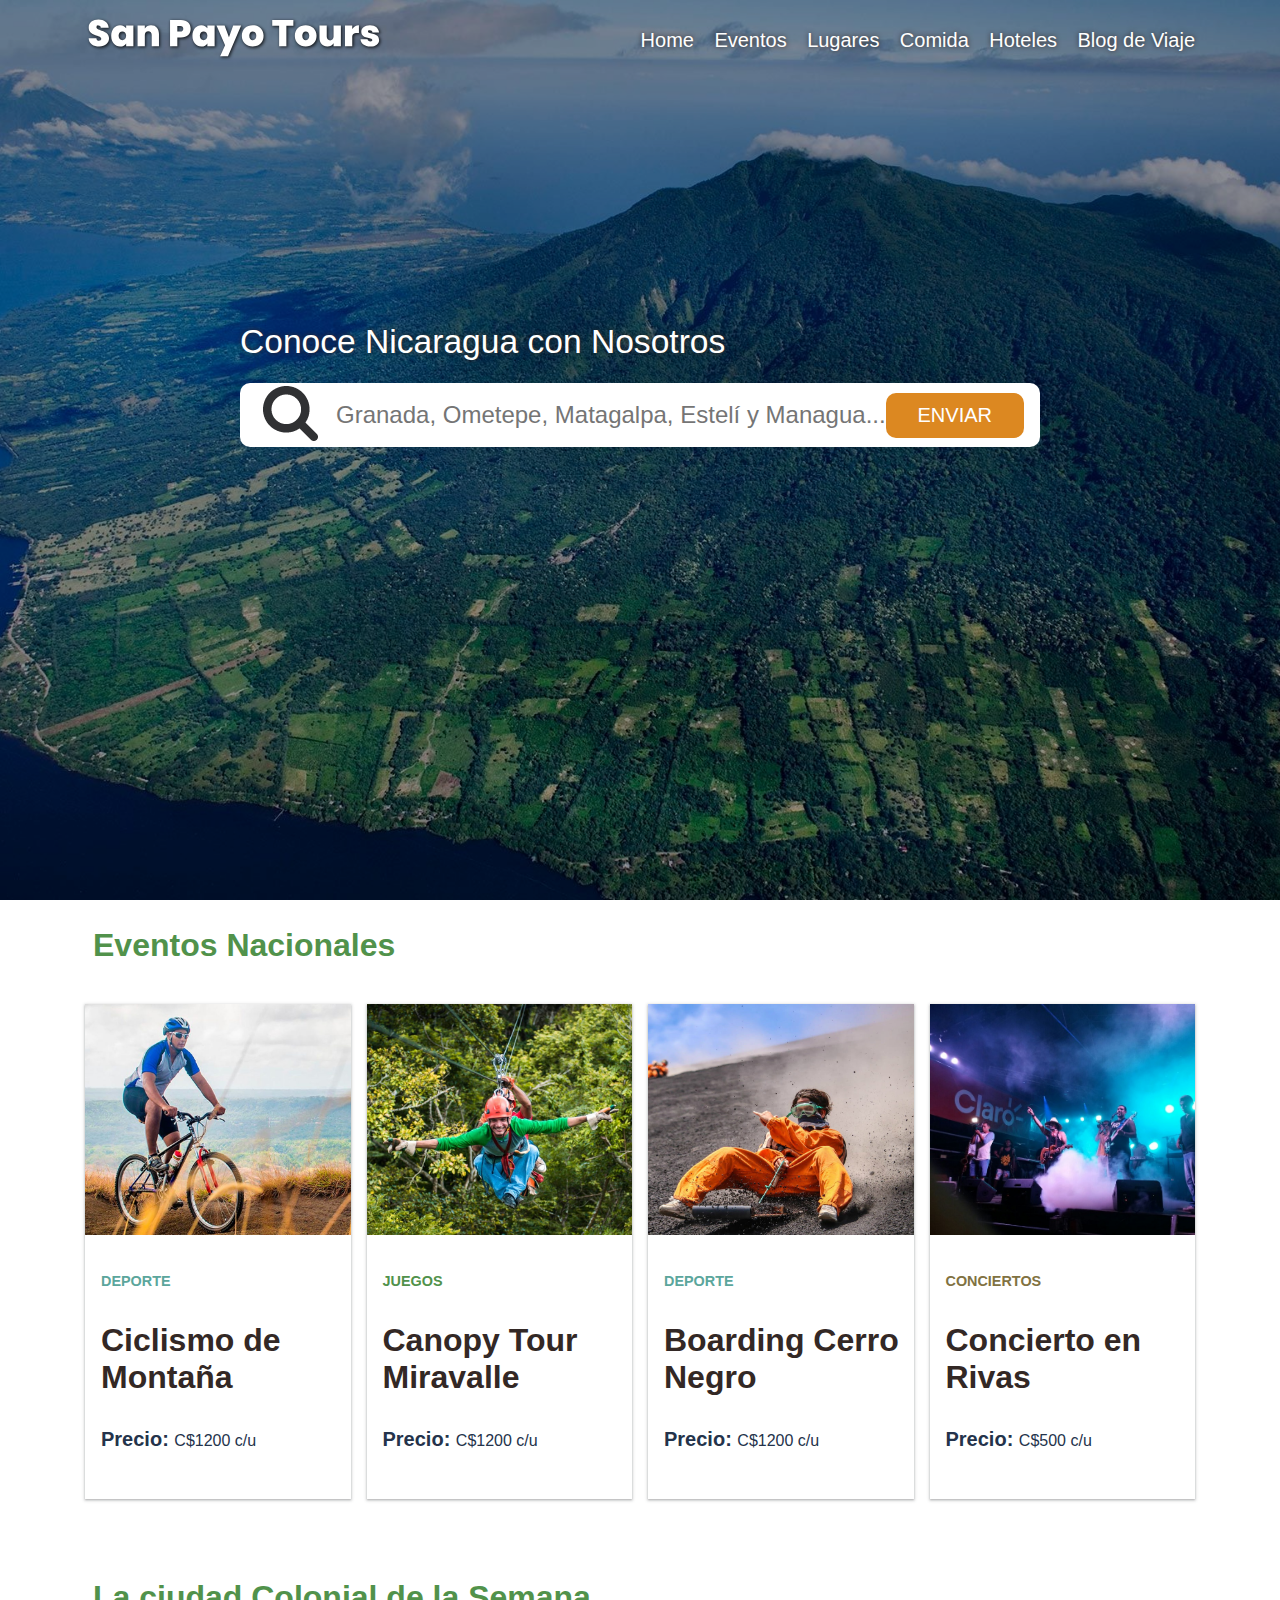
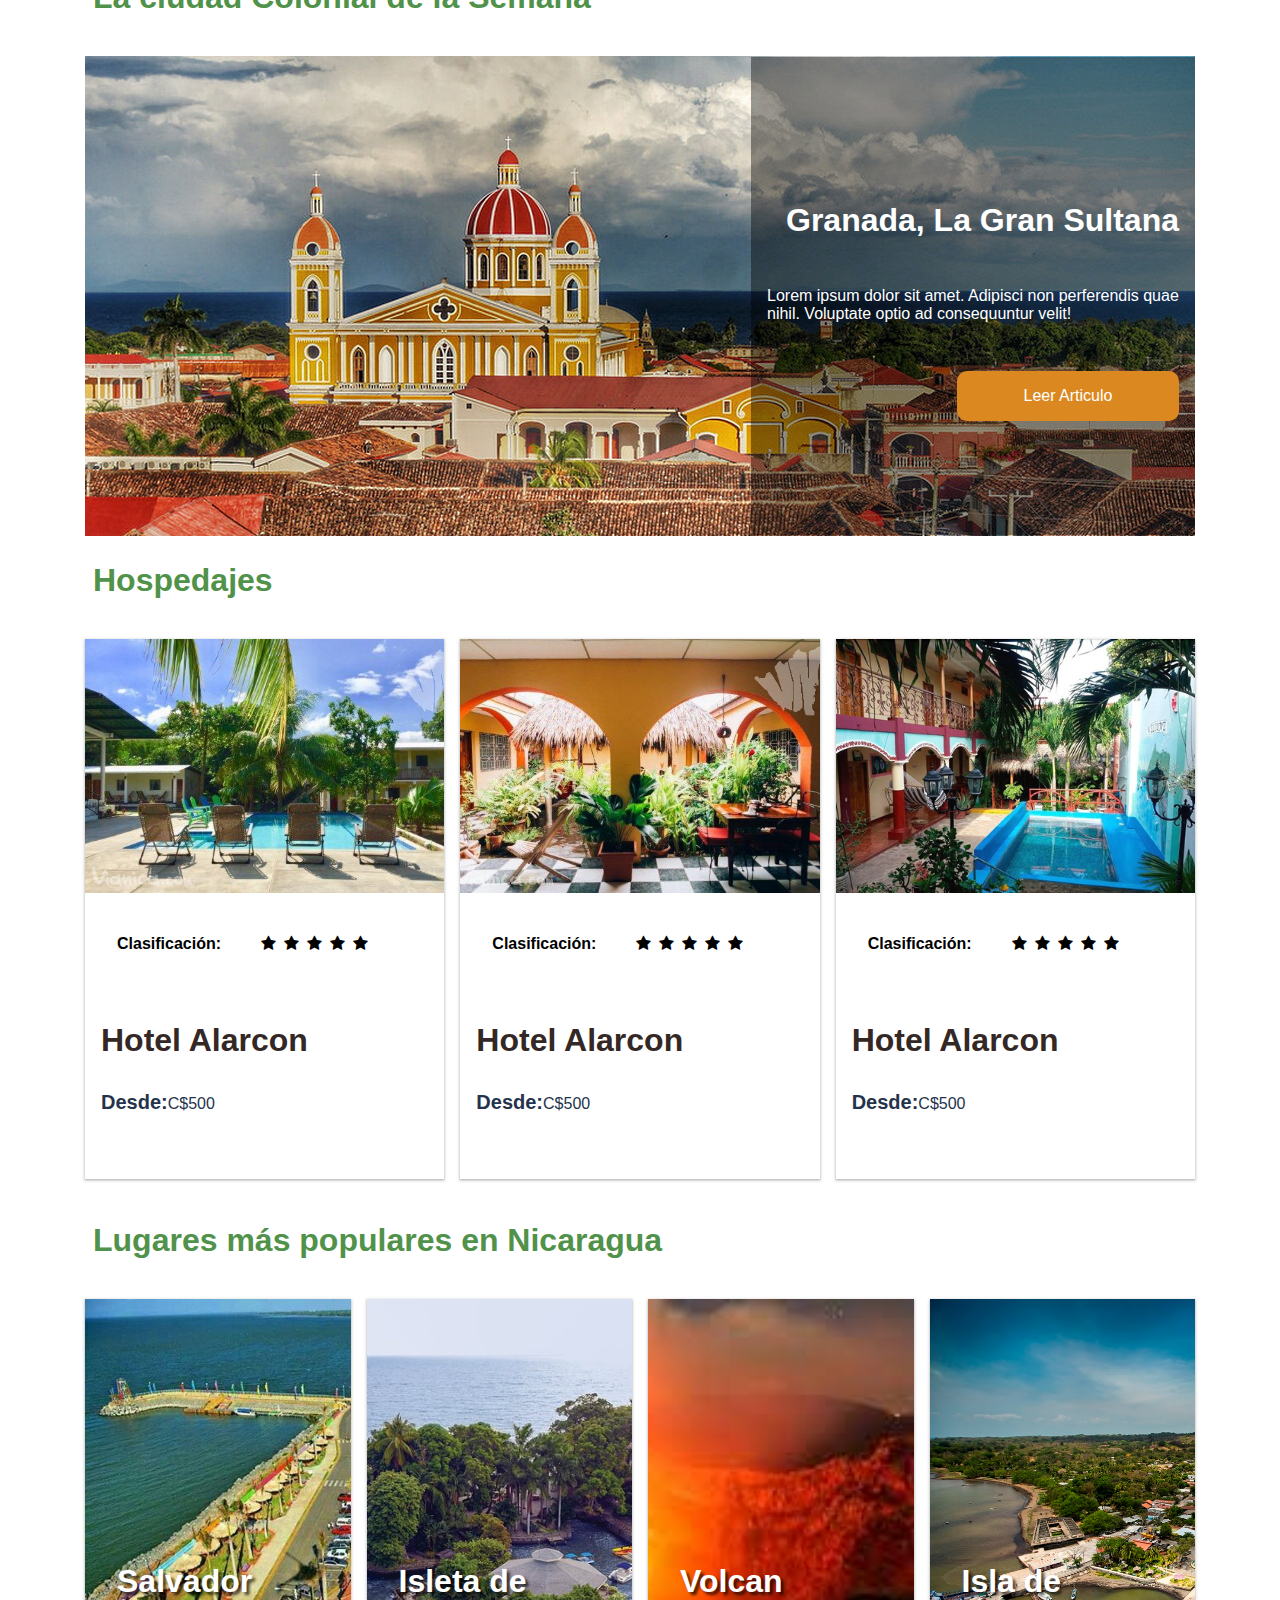
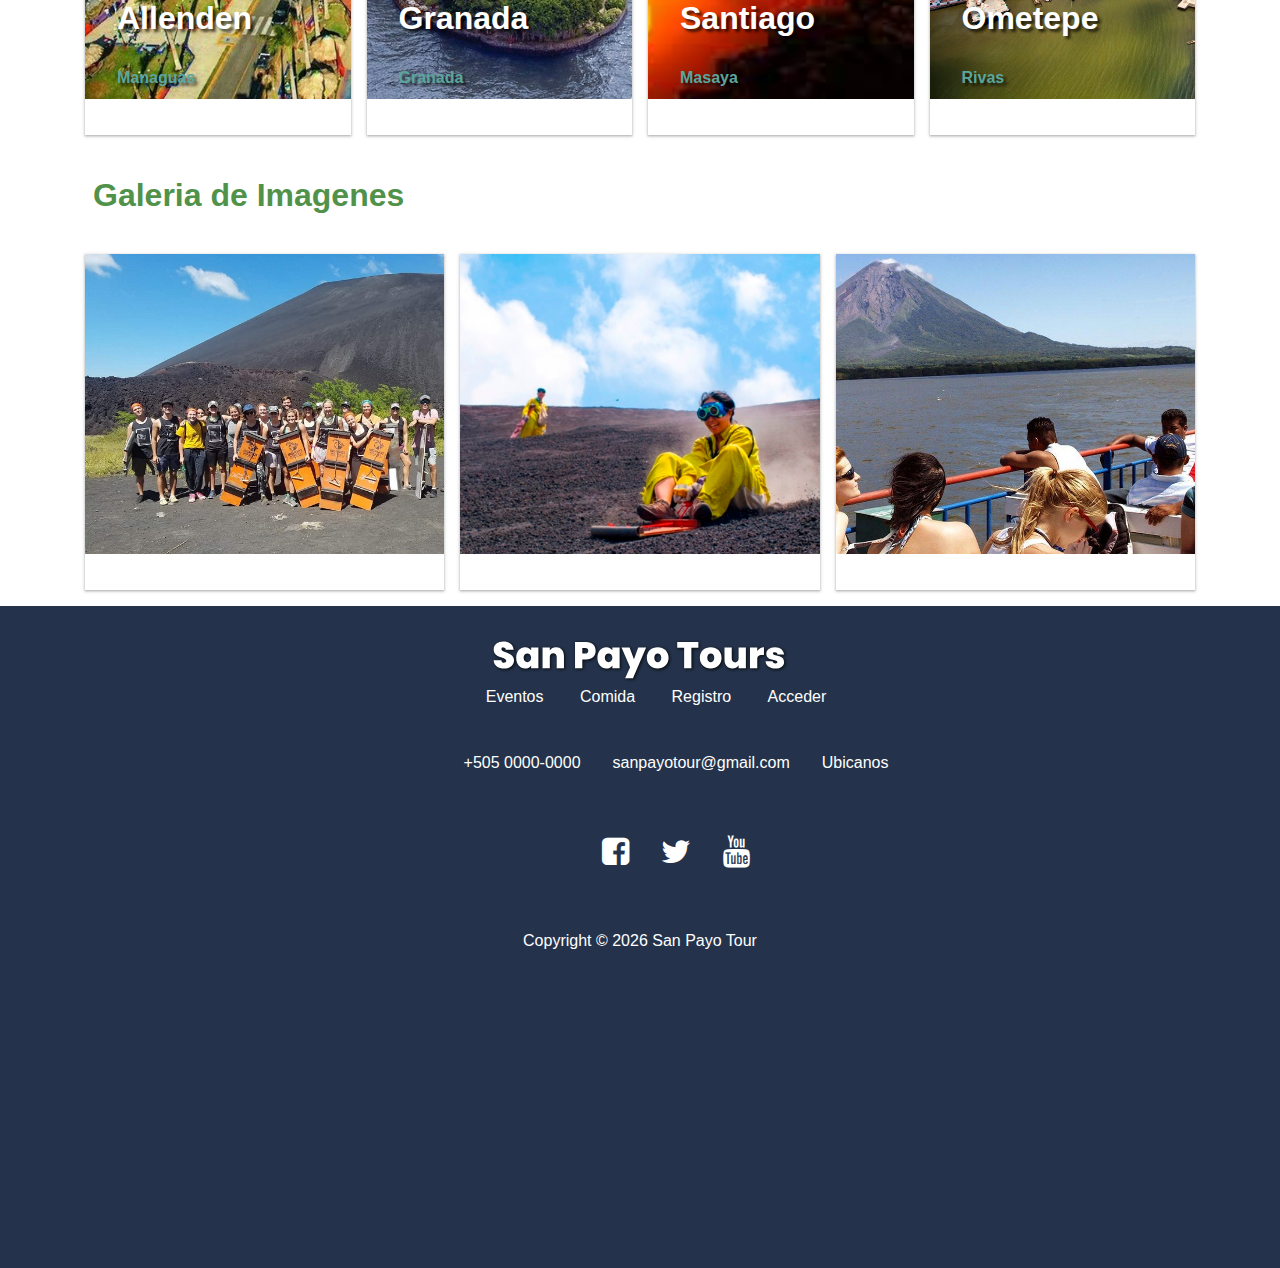
<file: index.html>
<!DOCTYPE html>
<html lang="es-419">
<head>
    <meta charset="UTF-8">
    <meta http-equiv="X-UA-Compatible" content="IE=edge">
    <meta name="viewport" content="width=device-width, initial-scale=1.0">

    <!-- FontAwesome css -->
    <link rel="stylesheet" href="css/font-awesome.min.css">
    <!-- <link rel="stylesheet" href="https://pro.fontawesome.com/releases/v5.10.0/css/all.css" integrity="sha384-AYmEC3Yw5cVb3ZcuHtOA93w35dYTsvhLPVnYs9eStHfGJvOvKxVfELGroGkvsg+p" crossorigin="anonymous"/> -->
    <link rel="stylesheet" href="css/estilos.css">
    <title>San Payo Tour</title>
</head>
<body>

    <div class="hero">
        <header class="header contenedor">
            <div class="logo">
                <img src="assets/logo.svg" alt="Logo san Payo tour operadora">
            </div>
            <div>
                <!-- <script src="https://unpkg.com/@lottiefiles/lottie-player@latest/dist/lottie-player.js"></script>
                <lottie-player src="https://assets9.lottiefiles.com/packages/lf20_5upjwxvm.json"  background="transparent"  speed="1"  style="width: 100%; height: auto;"  loop controls autoplay></lottie-player> -->

            </div>
            <div class="icon">
                <a href="">
                    <i class="fa fa-bars"></i>
                </a>
            </div>
            <nav class="navegacion">
                <a href="#">Home</a>
                <a href="#">Eventos</a>
                <a href="#">Lugares</a>
                <a href="#">Comida</a>
                <a href="#">Hoteles</a>
                <a href="#">Blog de Viaje</a>
            </nav><!-- contenido del nav-->
        </header> <!-- contenido del header-->

        <div class="contenido-hero contenedor">
            <h1>Conoce Nicaragua con Nosotros</h1>
            <form action="#" method="post">
                <input type="text" name="busqueda" class="busqueda" placeholder="Granada, Ometepe, Matagalpa, Estelí y Managua...">
                <input type="submit" value="Enviar">
            </form>
        </div><!-- contenido hero-->

    </div> <!-- div de la imagen hero -->

    <main class="contenido contenedor">
        <section class="evento">
            <h2>Eventos Nacionales</h2>
            <div class="contenedor-cards">
                <article class="card">
                    <img src="assets/actividades/ciclismo.jpg" alt="">
                    <div class="info">
                        <h6 class="categoria deporte">Deporte</h6>
                        <h3 class="titulo">Ciclismo de Montaña</h3>
                        <p class="precio"><span>Precio: </span>C$1200 c/u</p>
                    </div>
                </article>
                <article class="card">
                    <img src="assets/actividades/canopy.jpg" alt="">
                    <div class="info">
                        <h6 class="categoria juegos">Juegos</h6>
                        <h3 class="titulo">Canopy Tour Miravalle</h3>
                        <p class="precio"><span>Precio: </span>C$1200 c/u</p>
                    </div>
                </article>
                <article class="card">
                    <img src="assets/actividades/boarding.jpg" alt="">
                    <div class="info">
                        <h6 class="categoria deporte">Deporte</h6>
                        <h3 class="titulo">Boarding Cerro Negro</h3>
                        <p class="precio"><span>Precio: </span>C$1200 c/u</p>
                    </div>
                </article>
                <article class="card">
                    <img src="assets/actividades/concierto.jpeg" alt="">
                    <div class="info">
                        <h6 class="categoria eventos">Conciertos</h6>
                        <h3 class="titulo">Concierto en Rivas</h3>
                        <p class="precio"><span>Precio: </span>C$500 c/u</p>
                    </div>
                </article>
            </div> <!-- div para card-->
        </section> <!--seccion evento-->

        <section class="banner">
            <h2>La ciudad Colonial de la Semana</h2>
            <div class="contenedor-cards especial">
                <div class="info">
                    <h3>Granada, La Gran Sultana</h3>
                    <p>
                        Lorem ipsum dolor sit amet.
                        Adipisci non perferendis quae nihil.
                        Voluptate optio ad consequuntur velit!
                    </p>
                    <a href="#" class="boton">Leer Articulo</a>
                </div>
            </div> <!-- cuadro interno banner-->
        </section>
        
        
        <section class="hospedaje">
            <h2>Hospedajes</h2>
            <div class="contenedor-cards">
                    <div class="card">
                        <img src="assets/hospedajes/hospedaje1.jpg">
                        <div class="star">
                            <h6>Clasificación:</h6>
                        <span><i class="fa fa-star"></i></span>
                        <span><i class="fa fa-star"></i></span>
                        <span><i class="fa fa-star"></i></span>
                        <span><i class="fa fa-star"></i></span>
                        <span><i class="fa fa-star"></i></span>
                        </div>
                        <div class="info">
                            <h3 class="titulo">Hotel Alarcon</h3>
                            <p class="precio"><span>Desde:</span>C$500</p>
                        </div>
                    </div> <!--.card-->
                    <div class="card">
                        <img src="assets/hospedajes/hospedaje2.jpg">
                        <div class="star">
                            <h6>Clasificación:</h6>
                            <span><i class="fa fa-star"></i></span>
                            <span><i class="fa fa-star"></i></span>
                            <span><i class="fa fa-star"></i></span>
                            <span><i class="fa fa-star"></i></span>
                            <span><i class="fa fa-star"></i></span>
                        </div>
                        <div class="info">
                            <h3 class="titulo">Hotel Alarcon</h3>
                            <p class="precio"><span>Desde:</span>C$500</p>
                        </div>
                    </div> <!--.card-->
                    <div class="card">
                        <img src="assets/hospedajes/hospedaje3.jpg">
                        <div class="star">
                            <h6>Clasificación:</h6>
                        <span><i class="fa fa-star"></i></span>
                        <span><i class="fa fa-star"></i></span>
                        <span><i class="fa fa-star"></i></span>
                        <span><i class="fa fa-star"></i></span>
                        <span><i class="fa fa-star"></i></span>
                        </div>
                        <div class="info">
                            <h3 class="titulo">Hotel Alarcon</h3>
                            <p class="precio"><span>Desde:</span>C$500</p>
                        </div>
                    </div> <!--.card-->
            </div> <!--.columnas4 cuadros-->
        </section>

        <section class="destinos">
            <h2>Lugares más populares en Nicaragua</h2>
            <div class="contenedor-cards">
                    <div class="card">
                        <img src="assets/destinos/Puerto-Salvador-Allende-Managua.jpg">
                        <div class="info">
                            <h3 class="titulo">Salvador Allenden</h3>
                            <span>Managuas</span>
                        </div>
                    </div> <!--.card-->
                    <div class="card">
                        <img src="assets/destinos/isletas.jpg">
                        <div class="info">
                            <h3 class="titulo">Isleta de Granada</h3>
                            <span>Granada</span>
                        </div>
                    </div> <!--.card-->
                    <div class="card">
                        <img src="assets/destinos/volcan.jpg">
                        <div class="info">
                            <h3 class="titulo">Volcan Santiago</h3>
                            <span>Masaya</span>
                        </div>
                    </div> <!--.card-->
                    <div class="card">
                        <img src="assets/destinos/ometepe.jpg">
                        <div class="info">
                            <h3 class="titulo">Isla de Ometepe</h3>
                            <span>Rivas</span>
                        </div>
                    </div> <!--.card-->
            </div> <!--.columnas4 cuadros-->
        </section>

        <section class="galeria">
            <h2>Galeria de Imagenes</h2>
            <div class="contenedor-cards">
                    <div class="card">
                        <img src="assets/galeria/boarding1.jpg">
                    </div> <!--.card-->
                    <div class="card">
                        <img src="assets/galeria/boarding2.jpg">
                    </div> <!--.card-->
                    <div class="card">
                        <img src="assets/galeria/ometepe1.jpg">
                    </div> <!--.card-->
            </div> <!--.columnas3 cuadros-->
        </section>


    </main> <!-- termina la seccion main o principal-->


    <footer id="footer" class="footer">
        <div class="contenedor">

                <div class="nav-footer">
                    <img src="assets/logo.svg" alt="">
                    <nav class="menu">
                        <a href="#">Eventos</a>
                        <a href="#">Comida</a>
                        <a href="#">Registro</a>
                        <a href="#">Acceder</a>
                    </nav>
                </div>

                <div class="nav-footer">
                    <nav class="menu">
                        <ul>
                            <li>+505 0000-0000</li>
                            <li>sanpayotour@gmail.com</li>
                            <li>Ubicanos</li>
                        </ul>
                    </nav>
                </div>

                <div class="nav-footer">
                    <nav class="redes">
                        <ul>
                            <li class="fa fa-facebook-square"></li>
                            <li class="fa fa-twitter"></li>
                            <li class="fa fa-youtube"></li>
                        </ul>
                    </nav>
                </div>

                <div class="nav-footer">
                    <script>
                        var fecha = new Date();
                        var anio = fecha.getFullYear();

                    </script>
                    <p>Copyright © <script> document.write(anio);</script> San Payo Tour</p>
                </div>


        </div>
    </footer>

    <!-- <a href="#" class="btn-flotante">Ir Arriba</a> -->

   
</body>
</html>
</file>
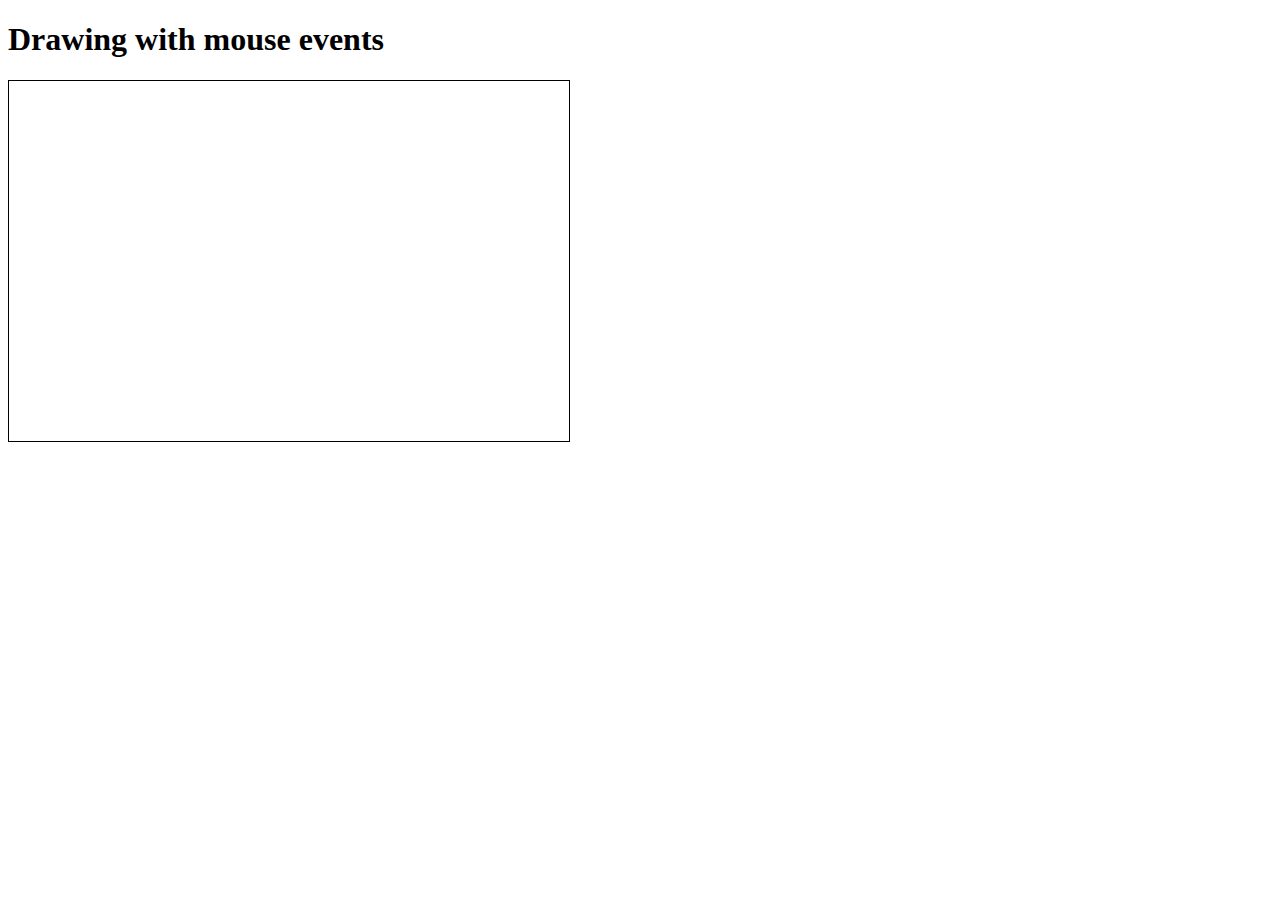
<file: canvas.html>
<!DOCTYPE html>
<html lang="en">

<head>
    <meta charset="UTF-8">
    <meta http-equiv="X-UA-Compatible" content="IE=edge">
    <meta name="viewport" content="width=device-width, initial-scale=1.0">
    <title>Document</title>
    <style>
        canvas {
            border: 1px solid black;
            width: 560px;
            height: 360px;
        }
    </style>
</head>

<body>
    <h1>Drawing with mouse events</h1>
    <canvas id="myPics" width="560" height="360"></canvas>
</body>
<script>
    // When true, moving the mouse draws on the canvas
    let isDrawing = false;
    let x = 0;
    let y = 0;

    const myPics = document.getElementById('myPics');
    const context = myPics.getContext('2d');

    // event.offsetX, event.offsetY gives the (x,y) offset from the edge of the canvas.

    // Add the event listeners for mousedown, mousemove, and mouseup
    myPics.addEventListener('mousedown', e => {
        x = e.offsetX;
        y = e.offsetY;
        isDrawing = true;
    });

    myPics.addEventListener('mousemove', e => {
        if (isDrawing === true) {
            drawLine(context, x, y, e.offsetX, e.offsetY);
            x = e.offsetX;
            y = e.offsetY;
        }
    });

    window.addEventListener('mouseup', e => {
        if (isDrawing === true) {
            drawLine(context, x, y, e.offsetX, e.offsetY);
            x = 0;
            y = 0;
            isDrawing = false;
        }
    });

    function drawLine(context, x1, y1, x2, y2) {
        context.beginPath();
        context.strokeStyle = 'red';
        context.lineWidth = 1;
        context.moveTo(x1, y1);
        context.lineTo(x2, y2);
        context.stroke();
        context.closePath();
    }
</script>

</html>
</file>
<file: css/estilos.css>
@font-face {
  font-family: "Roboto", "Poppins", sans-serif;
  src: url("fonts/Roboto-Black.ttf"), url("fonts/Roboto-Bold.ttf"),
    url("fonts/Roboto-Regular.ttf"), url("fonts/Poppins-Black.ttf"),
    url("fonts/Poppins-Bold.ttf"), url("fonts/Poppins-ExtraBold.ttf"),
    url("fonts/Poppins-Regular.ttf");
}

:root {
  --fuente-principal: "Poppins", sans-serif;
  --fuente-secundaria: "Roboto", sans-serif;
  --color-primario: #dc8821;
  --color-secundario: #51924b;
  --color-fuente-principla: #24334b;
  --color-blancos: #ffff;
  --color-fuente-secundaria: #817242;
  --color-fuente-claro: #5ba69c;
  --color-fuente-grande: #332825;
}

html {
  box-sizing: border-box;
}

body {
  font-family: var(--fuente-principal);
  font-size: 16px;
  margin: 0px;
}

h1 {
  font-size: 2.1rem;
  font-weight: 500;
}

h2 {
  color: var(--color-secundario);
  font-size: 2rem;
  font-weight: 700;
  padding-left: 0.5rem;
}

h3 {
  font-size: 2rem;
  font-weight: bold;
}

h6 {
  font-size: 1rem;
}

img {
  width: 100%;
}



/* Interfaz */

.contenedor {
  max-width: 1110px;
  margin: 0 auto;
}

.hero {
  height: 100vh;
  background: url("../assets/slider/563161.jpg") no-repeat center;
  background-size: cover;
  display: grid;
  grid-template-rows: 1fr 2fr;
}

.hero::before {
  content: "";
  position: absolute;
  height: 100%;
  width: 100%;
  background: rgba(0, 0, 0, 0.4);
  z-index: 0;
}

.logo img {
  background-size: c;
  /* width: 316px !important; */
  height: auto;
}

.header {
  width: 100%;
  display: flex;
  justify-content: space-between;
  align-self: flex-start;
  align-items: center;
  padding-top: 1rem;
  z-index: 100;
}

.navegacion {
  display: none;
}

.icon {
  margin-left: auto;
  margin-right: 2rem;
  font-weight: 600;
  font-size: 2rem; 
}

.icon a {
  color: white;
}

@media  screen and (min-width:1000px) {
  
  .icon {
    display: none;
  }
  .navegacion {
    display: block;
  }
}


.navegacion a {
  font-family: var(--fuente-secundaria);
  font-size: 1.25rem;
  margin-right: 1rem;
  text-decoration: none;
  color: white;
  text-shadow: 0 0 5px var(--color-fuente-grande);
}

.navegacion a:hover {
  color: #dc8821;
  text-shadow: none;
  border-bottom: 5px solid #dc8821;
  transition: all 0.5s ease;
}

nav.navegacion a:last-of-type {
  margin-right: 0px;
}

.contenido-hero {
  width: min(800px, 80%);
  display: grid;
  grid-template-columns: 0 auto 0;
  grid-template-rows: max-content auto;
  z-index: 1;
}

.contenido-hero h1 {
  grid-column: 2 / 3;
  color: white;
  text-shadow: 0 0 5px #332825;
}

.contenido-hero form {
  grid-column: 2 /3;
  grid-row: 2/ 3;
  position: relative;
  display: flex;
  height: 4rem;
}

form input[type="text"] {
  flex: 1;
  border: none;
  border-radius: 10px;
  background: white url("../assets/iconos/search.png") no-repeat calc(1% + 1rem)
    calc(1% + 0.2rem);
  padding-left: 6rem;
  font-size: 1.5rem;
}

form input[type="text"]:focus {
  outline: none;
}

form input[type="submit"] {
  font-family: var(--fuente-secundaria);
  font-size: 1.25rem;
  position: absolute;
  right: 1rem;
  top: 0.6rem;
  padding: 0.7rem 2rem;
  border: none;
  background: var(--color-primario);
  border-radius: 10px;
  color: white;
  text-transform: uppercase;
}

form input[type="submit"]:hover {
  background: var(--color-fuente-secundaria);
  cursor: pointer;
  transition: all 0.5s ease;
}

/*  contenido principal */

.contenedor-cards {
  margin-top: 2.5rem;
  display: grid;
  grid-template-columns: repeat(auto-fit, minmax(250px, 1fr));
  grid-gap: 1rem;
}

.card {
  box-shadow: rgba(60, 64, 67, 0.3) 0px 1px 2px 0px,
    rgba(60, 64, 67, 0.15) 0px 1px 3px 1px;
  padding-bottom: 2rem;
  margin-bottom: 1rem;
}

.card img {
  width: 100%;
  height: 50%;
  object-fit: cover;
  object-position: left center;
}
.contenedor-cards .card:nth-child(2) img {
  object-position: center center;
}

.contenedor-cards .card:nth-child(3) img {
  object-position: right center;
}
.info {
  padding-left: 1rem;
  padding-bottom: 2rem;
  margin: auto;
}

.info .categoria {
  text-transform: uppercase;
  font-size: 0.9rem;
  font-weight: bold;
}

.deporte {
  color: var(--color-fuente-claro);
}

.juegos {
  color: var(--color-secundario);
}
.eventos {
  color: var(--color-fuente-secundaria);
}

.info .titulo {
  font-size: 2rem;
  font-weight: 800;
  color: var(--color-fuente-grande);
}

.info .precio {
  color: var(--color-fuente-principla);
}

.info .precio span {
  font-size: 1.25rem;
  font-weight: 600;
}

.banner {
  margin-top: 4rem;
}

/* Banner de la ciudad colonial*/

.especial {
  background: url("../assets/banner/granada.jpg") no-repeat center top;
  grid-template-columns: unset;
  height: 30rem;
}
.especial .info {
  height: 93%;
  background: rgba(0, 0, 0, 0.4);
  color: var(--color-blancos);
}


@media (min-width: 768px) {
  .especial {
    grid-template-columns: auto 40%;
  }
  .especial .info {
    grid-column: 2 / 3;
  }
}

.especial .info {
  display: flex;
  flex-direction: column;
  justify-content: center;
  padding: 1rem;
}

.boton {
    background: var(--color-primario);
    color: var(--color-blancos);
    width: 190px;
    border-radius: 10px;
    padding: 1rem;
    font-size: 1rem;
    text-align: center;
    align-self: flex-end;
    text-decoration: none;
    margin-top: 2rem;
}

.boton:hover {
    background: #e78103;
    cursor: pointer;
    transition: all 0.5s ease;
}

.especial .info h3 {
  text-align: center;
}

@media (min-width: 768px) {
  .especial .info h3 {
    text-align: right;
  }
}

.contenedor-cards .card .star{
  margin-left: 2rem;
  display: flex;
  justify-content: flex-start;
  align-items: center;
}

.contenedor-cards .card .star h6 {
  margin-right: 2rem;
}
.contenedor-cards .card .star span {
  margin-left: 0.5rem;
} 


/* destinos mas populares de nicaragua */

.destinos .contenedor-cards {
  grid-template-columns: repeat(auto-fit, minmax(190px, 1fr));
}
.destinos .card img {
  height: 400px;
}
.destinos .card {
  position: relative;
}

.destinos .info {
  position: absolute;
  bottom: 1rem;
  left: 1rem;
}

.destinos .info .titulo {
  font-size: 2rem;
  color: white;
  text-shadow: 3px 3px 3px rgba(0, 0, 0, 0.7);
}

.destinos .info span {
  font-size: 1rem;
  font-weight: bold;
  color: var(--color-fuente-claro);
  text-shadow: 3px 3px 3px rgba(0, 0, 0, 0.7);
}


/* galeria de imagenes */


.galeria .card img {
  height: 300px;
}
.galeria {

}

/* footer */

.footer {
  background: var(--color-fuente-principla);
  height: 70vh;
  margin-bottom: 0;
  padding: 1rem;
  text-align: center;
  color: white;
}

.footer .contenedor {
  display: flex;
  flex-direction: column;
  justify-content: space-around;
  
}
.footer .nav-footer {
  padding: 1rem;
}

.footer .nav-footer .menu a {
  margin-left: 2rem;
  color: white;
  text-decoration: none;
  margin-bottom: 2rem;
}

.footer .nav-footer img {
  width: 300px;
}
.footer .nav-footer ul {
  display: flex;
  justify-content: center;
 }
.footer .nav-footer ul li {
margin-left: 2rem;
 list-style: none;
}

.footer .nav-footer .redes ul li {
  color: white;
  font-size: 2rem;
}
</file>
